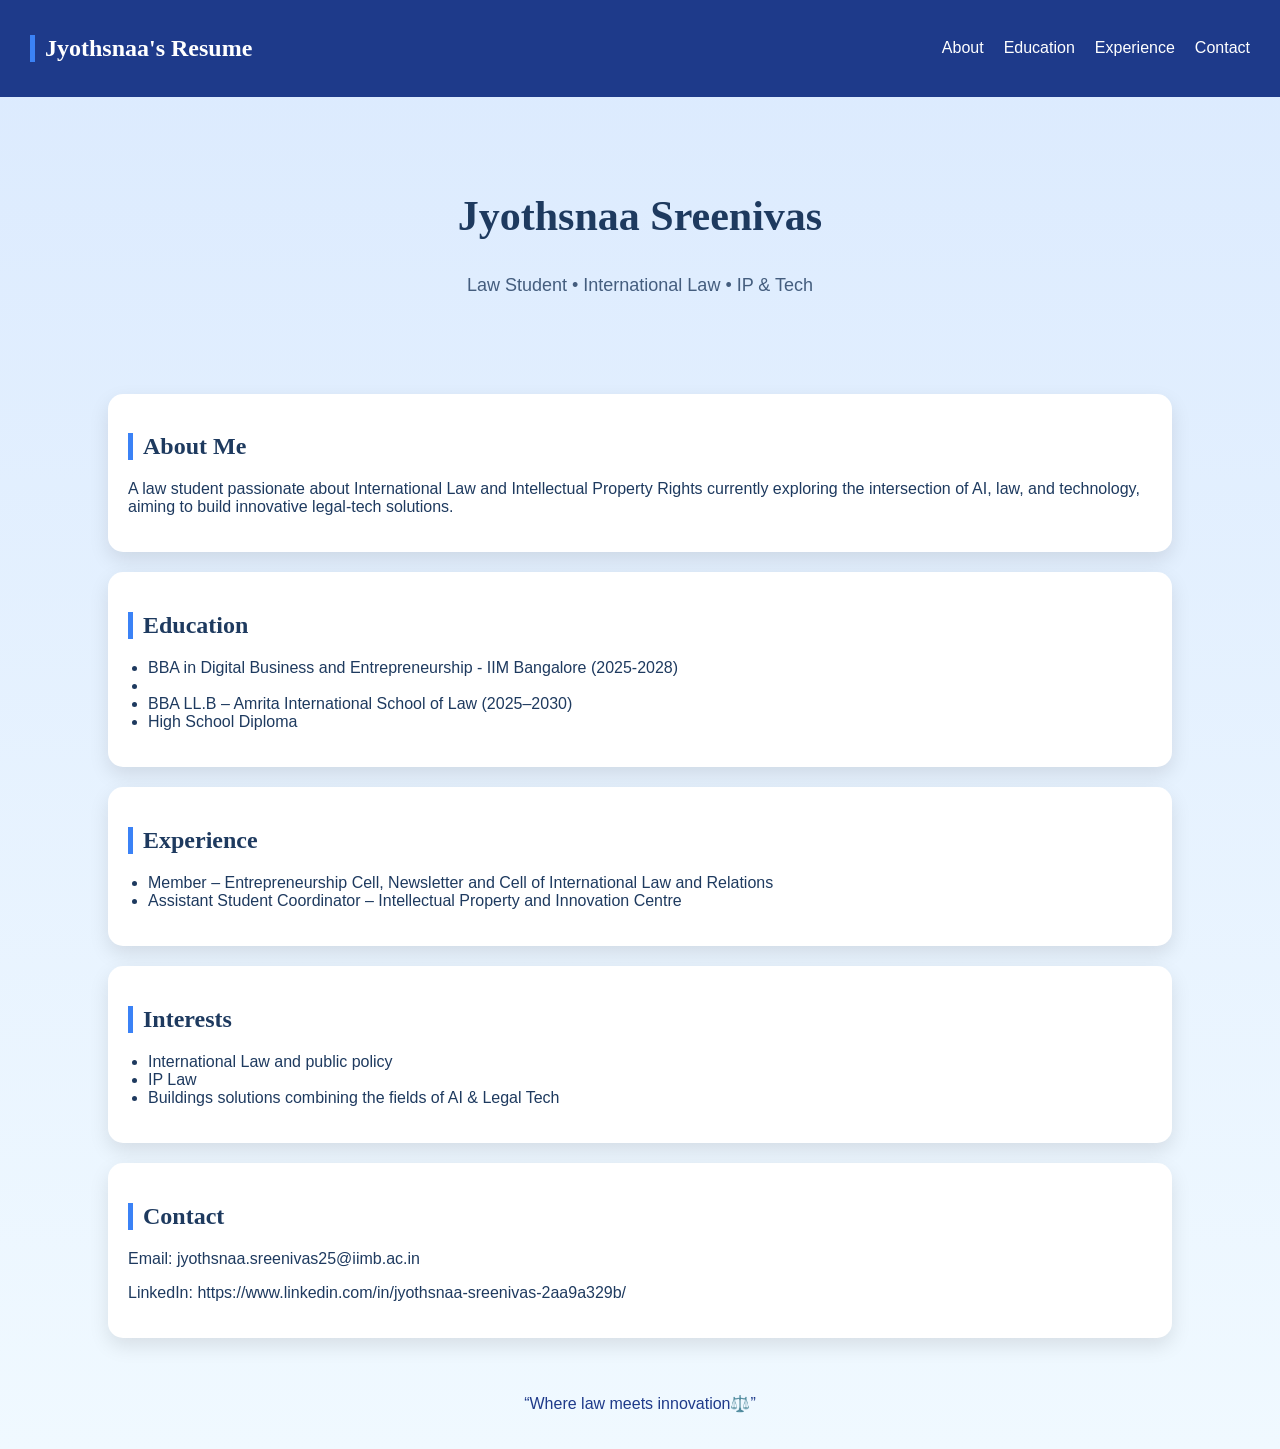
<file: index.html>
<!DOCTYPE html>
<html lang="en">
<head>
    <meta charset="UTF-8">
    <title>Jyothsnaa Sreenivas</title>

  <link rel="stylesheet" href="styling resume.css">
</head>

<body>

<!-- NAVBAR -->
<nav class="navbar">
    <h2 class="logo">Jyothsnaa's Resume</h2>
    <ul>
        <li><a href="#about">About</a></li>
        <li><a href="#education">Education</a></li>
        <li><a href="#experience">Experience</a></li>
        <li><a href="#contact">Contact</a></li>
    </ul>
</nav>

<!-- HERO -->
<section class="hero">
    <h1>Jyothsnaa Sreenivas</h1>
    <p>Law Student • International Law • IP & Tech</p>
</section>

<!-- ABOUT -->
<section id="about" class="card">
    <h2>About Me</h2>
    <p>
        A law student passionate about International Law and Intellectual Property Rights 
currently exploring the intersection of AI, law, and technology, aiming to build innovative legal-tech solutions.
    </p>
</section>

<!-- EDUCATION -->
<section id="education" class="card">
    <h2>Education</h2>
    <ul>
        <li>BBA in Digital Business and Entrepreneurship - IIM Bangalore (2025-2028)<li>
        <li>BBA LL.B – Amrita International School of Law (2025–2030)</li>
        <li>High School Diploma</li>
    </ul>
</section>

<!-- EXPERIENCE -->
<section id="experience" class="card">
    <h2>Experience</h2>
    <ul>
        <li>Member – Entrepreneurship Cell, Newsletter and Cell of International Law and Relations</li>
        <li>Assistant Student Coordinator – Intellectual Property and Innovation Centre</li>
    </ul>
</section>

<!-- INTERESTS -->
<section class="card">
    <h2>Interests</h2>
    <ul>
        <li>International Law and public policy</li>
        <li>IP Law</li>
        <li>Buildings solutions combining the fields of AI & Legal Tech</li>
    </ul>
</section>

<!-- CONTACT -->
<section id="contact" class="card">
    <h2>Contact</h2>
    <p>Email: jyothsnaa.sreenivas25@iimb.ac.in</p>
    <p>LinkedIn: https://www.linkedin.com/in/jyothsnaa-sreenivas-2aa9a329b/</p>
</section>

<footer>
    <p>“Where law meets innovation⚖️”</p>
</footer>

</body>
</html>
</file>
<file: styling resume.css>
/* GENERAL */
body {
    margin: 0;
    font-family: 'Inter', sans-serif;
    background: linear-gradient(to bottom, #dbeafe, #f0f9ff);
    color: #1e3a5f;
}

/* NAVBAR */
.navbar {
    display: flex;
    justify-content: space-between;
    align-items: center;
    background: #1e3a8a;
    padding: 15px 30px;
    color: white;
}

.navbar ul {
    display: flex;
    list-style: none;
    gap: 20px;
}

.navbar a {
    color: white;
    text-decoration: none;
}

.logo {
    font-family: 'DM Serif Display', serif;
}

/* HERO */
.hero {
    text-align: center;
    padding: 60px 20px;
}

.hero h1 {
    font-family: 'DM Serif Display', serif;
    font-size: 42px;
}

.hero p {
    font-size: 18px;
    opacity: 0.8;
}

/* CARDS */
.card {
    background: white;
    margin: 20px auto;
    padding: 20px;
    width: 80%;
    border-radius: 15px;
    box-shadow: 0 8px 20px rgba(0,0,0,0.1);
}

/* HEADINGS */
h2 {
    font-family: 'DM Serif Display', serif;
    border-left: 5px solid #3b82f6;
    padding-left: 10px;
}

/* LISTS */
ul {
    padding-left: 20px;
}

/* FOOTER */
footer {
    text-align: center;
    padding: 20px;
    color: #1e3a8a;
}
</file>
